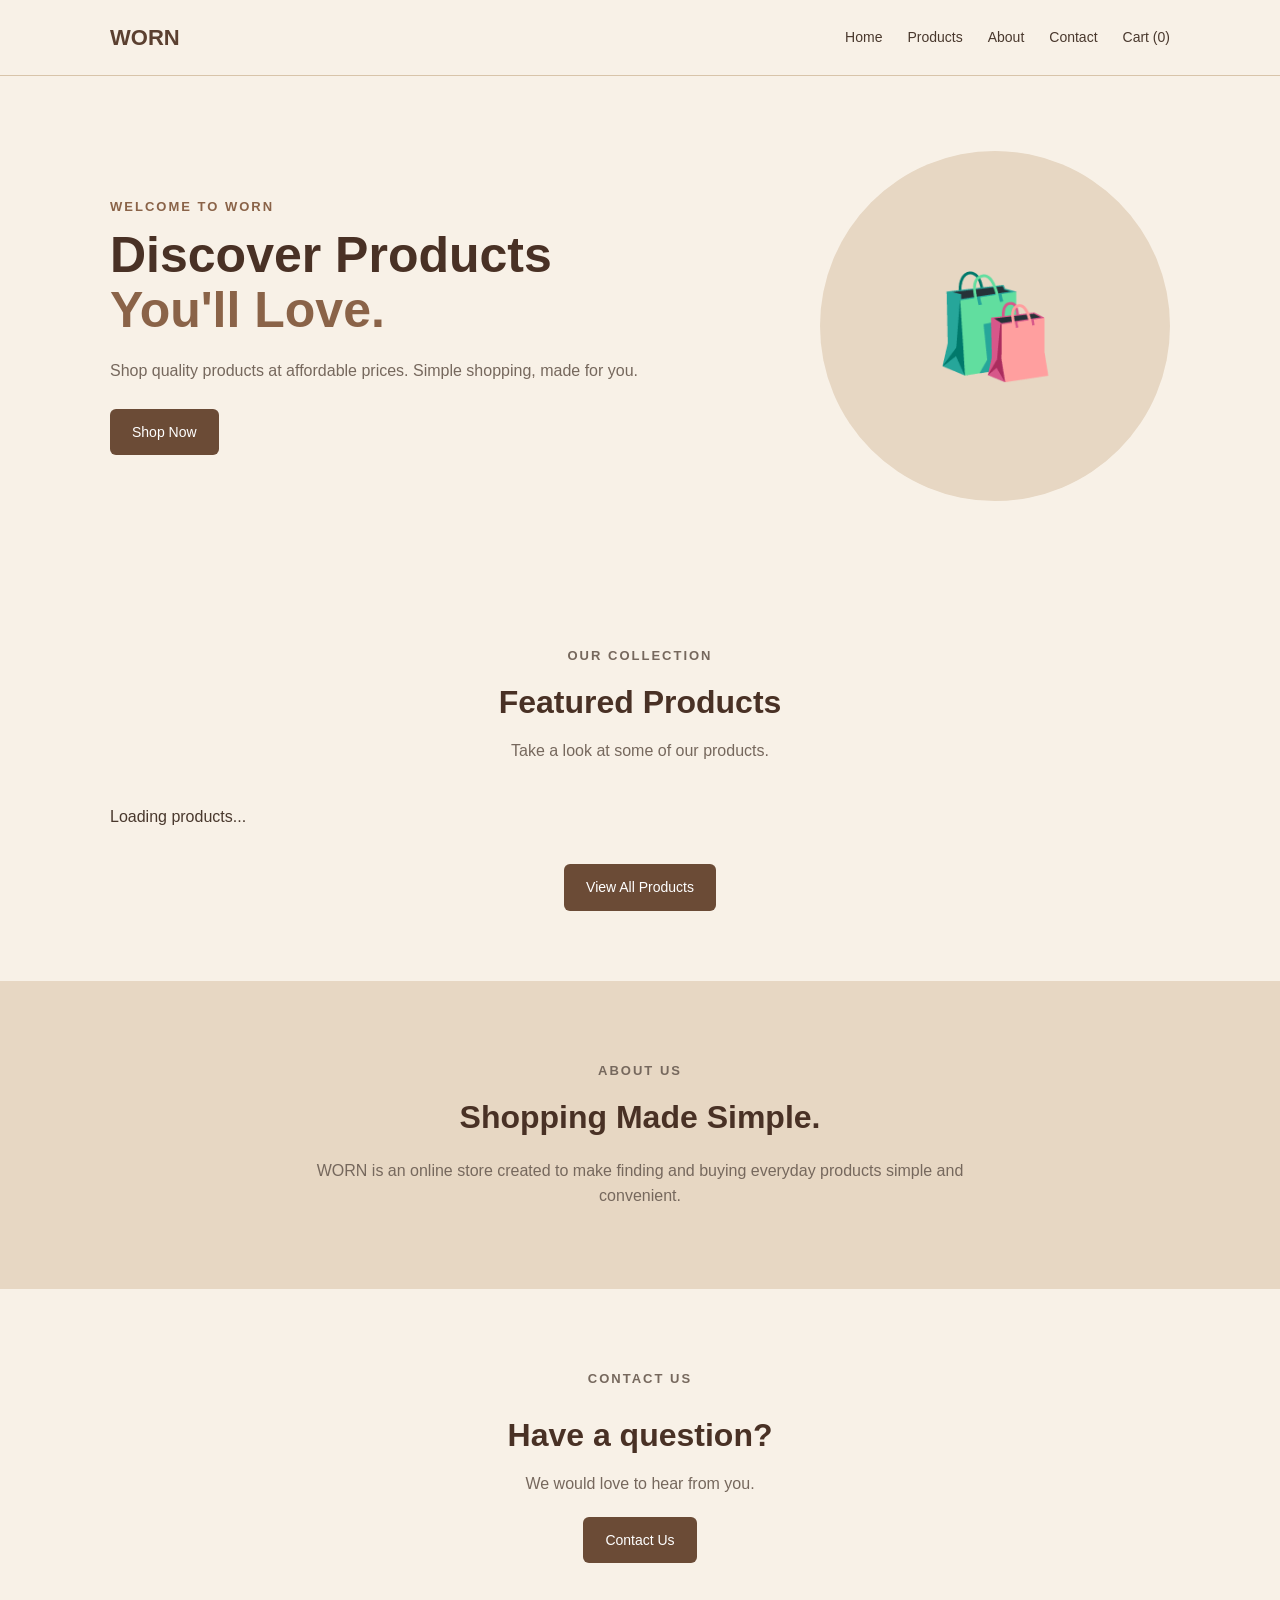
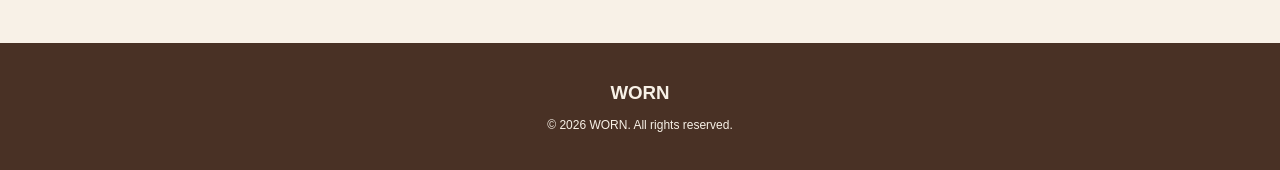
<file: index.html>
<!-- homepage -->
<!DOCTYPE html>
<html lang="en">

<head>
    <meta charset="UTF-8">
    <meta name="viewport" content="width=device-width, initial-scale=1.0">

    <title>WORN| Home</title>

    <!-- This is the small icon shown in the browser tab -->
    <link rel="icon" href="images/logo.png">

    <!-- Our CSS file -->
    <link rel="stylesheet" href="css/style.css">
</head>

<body>

    <!-- ================= NAVIGATION ================= -->

    <header>
        <nav class="navbar">

            <!-- Website logo -->
            <a href="index.html" class="logo">
                WORN
            </a>

            <!-- Navigation links -->
            <div class="nav-links">

                <a href="index.html">Home</a>

                <a href="products.html">Products</a>

                <a href="#about">About</a>

                <a href="#contact">Contact</a>

                <a href="cart.html">
                    Cart (<span id="cart-count">0</span>)
                </a>

            </div>

        </nav>
    </header>


    <!-- ================= HERO SECTION ================= -->

    <section class="hero">

        <div class="hero-text">

            <p class="small-text">WELCOME TO WORN</p>

            <h1>
                Discover Products
                <span>You'll Love.</span>
            </h1>

            <p>
                Shop quality products at affordable prices.
                Simple shopping, made for you.
            </p>

            <!-- This button takes the user to the products page -->
            <a href="products.html" class="button">
                Shop Now
            </a>

        </div>


        <!-- Simple hero visual instead of downloading a photo -->
        <div class="hero-box">
            <div class="shopping-icon">
                🛍️
            </div>
        </div>

    </section>


    <!-- ================= FEATURED PRODUCTS ================= -->

    <section class="section">

        <div class="section-title">

            <p class="small-text">OUR COLLECTION</p>

            <h2>Featured Products</h2>

            <p>
                Take a look at some of our products.
            </p>

        </div>


        <!-- JavaScript will put products inside this div -->
        <div id="featured-products" class="product-grid">

            <p>Loading products...</p>

        </div>


        <div class="center">

            <a href="products.html" class="button">
                View All Products
            </a>

        </div>

    </section>


    <!-- ================= ABOUT ================= -->

    <section id="about" class="about-section">

        <div class="about-content">

            <p class="small-text">ABOUT US</p>

            <h2>Shopping Made Simple.</h2>

            <p>
                WORN is an online store created to make
                finding and buying everyday products simple
                and convenient.
            </p>

        </div>

    </section>


    <!-- ================= CONTACT ================= -->

    <section id="contact" class="contact-section">

        <p class="small-text">CONTACT US</p>

        <h2>Have a question?</h2>

        <p>
            We would love to hear from you.
        </p>

        <a href="mailto:worn@example.com" class="button">
            Contact Us
        </a>

    </section>


    <!-- ================= FOOTER ================= -->

    <footer>

        <h3>WORN</h3>

        <p>
            © 2026 WORN. All rights reserved.
        </p>

    </footer>


    <!-- JavaScript -->
    <script src="js/main.js"></script>
</body>

</html>
</file>
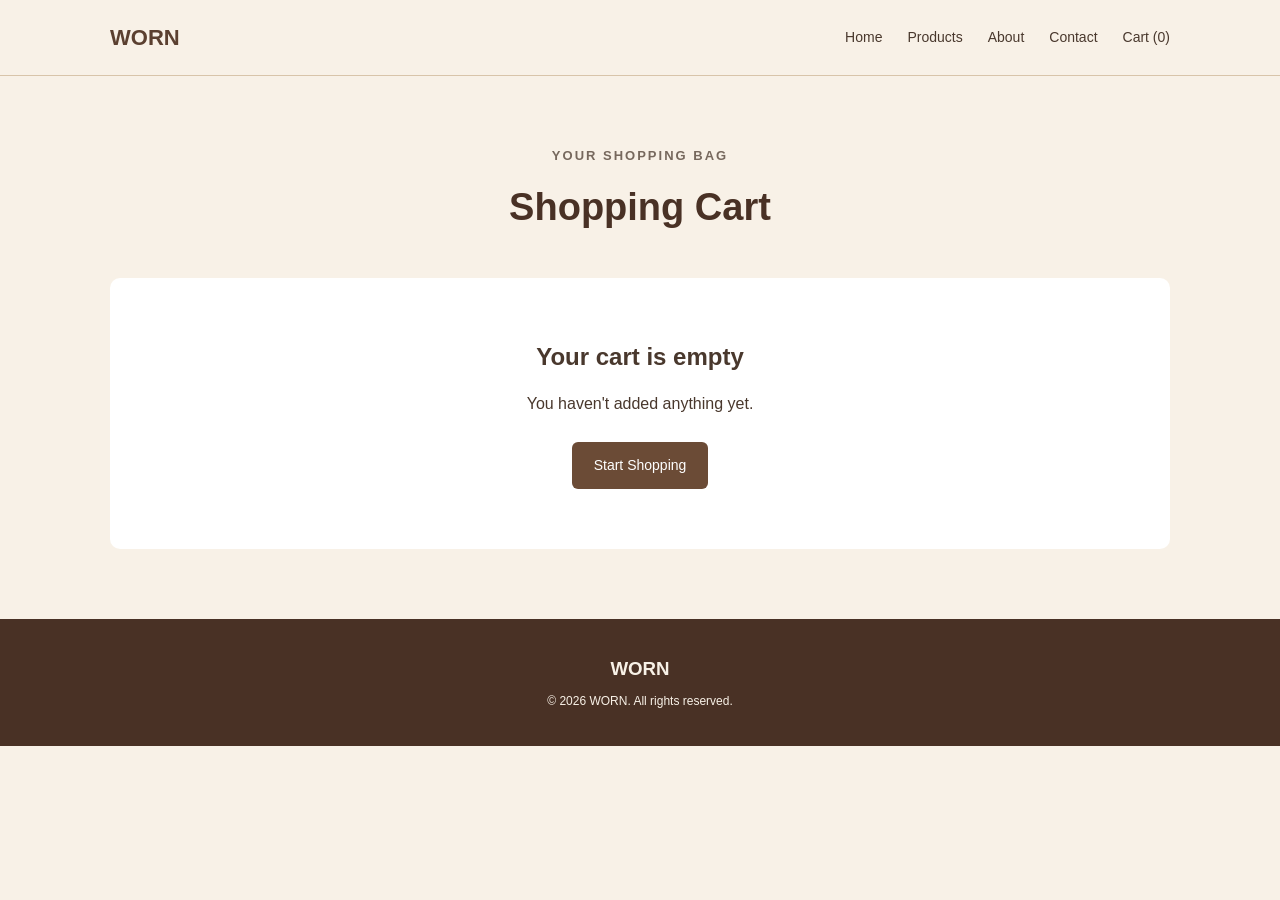
<file: cart.html>
<!DOCTYPE html>
<html lang="en">

<head>

    <meta charset="UTF-8">
    <meta name="viewport" content="width=device-width, initial-scale=1.0">

    <title>WORN | Cart</title>

    <link rel="icon" href="images/logo.png">

    <link rel="stylesheet" href="css/style.css">

</head>

<body>

    <!-- ================= NAVIGATION ================= -->

    <header>

        <nav class="navbar">

            <a href="index.html" class="logo">
                WORN
            </a>

            <div class="nav-links">

                <a href="index.html">Home</a>

                <a href="products.html">Products</a>

                <a href="index.html#about">About</a>

                <a href="index.html#contact">Contact</a>

                <a href="cart.html">
                    Cart (<span id="cart-count">0</span>)
                </a>

            </div>

        </nav>

    </header>


    <!-- ================= CART ================= -->

    <main class="section">

        <div class="section-title">

            <p class="small-text">
                YOUR SHOPPING BAG
            </p>

            <h1>Shopping Cart</h1>

        </div>


        <!-- JavaScript will display cart items -->
        <div id="cart-container">

        </div>

    </main>


    <!-- ================= FOOTER ================= -->

    <footer>

        <h3>WORN</h3>

        <p>
            © 2026 WORN. All rights reserved.
        </p>

    </footer>


    <script src="js/main.js"></script>

    <script src="js/cart.js"></script>

</body>

</html>
</file>
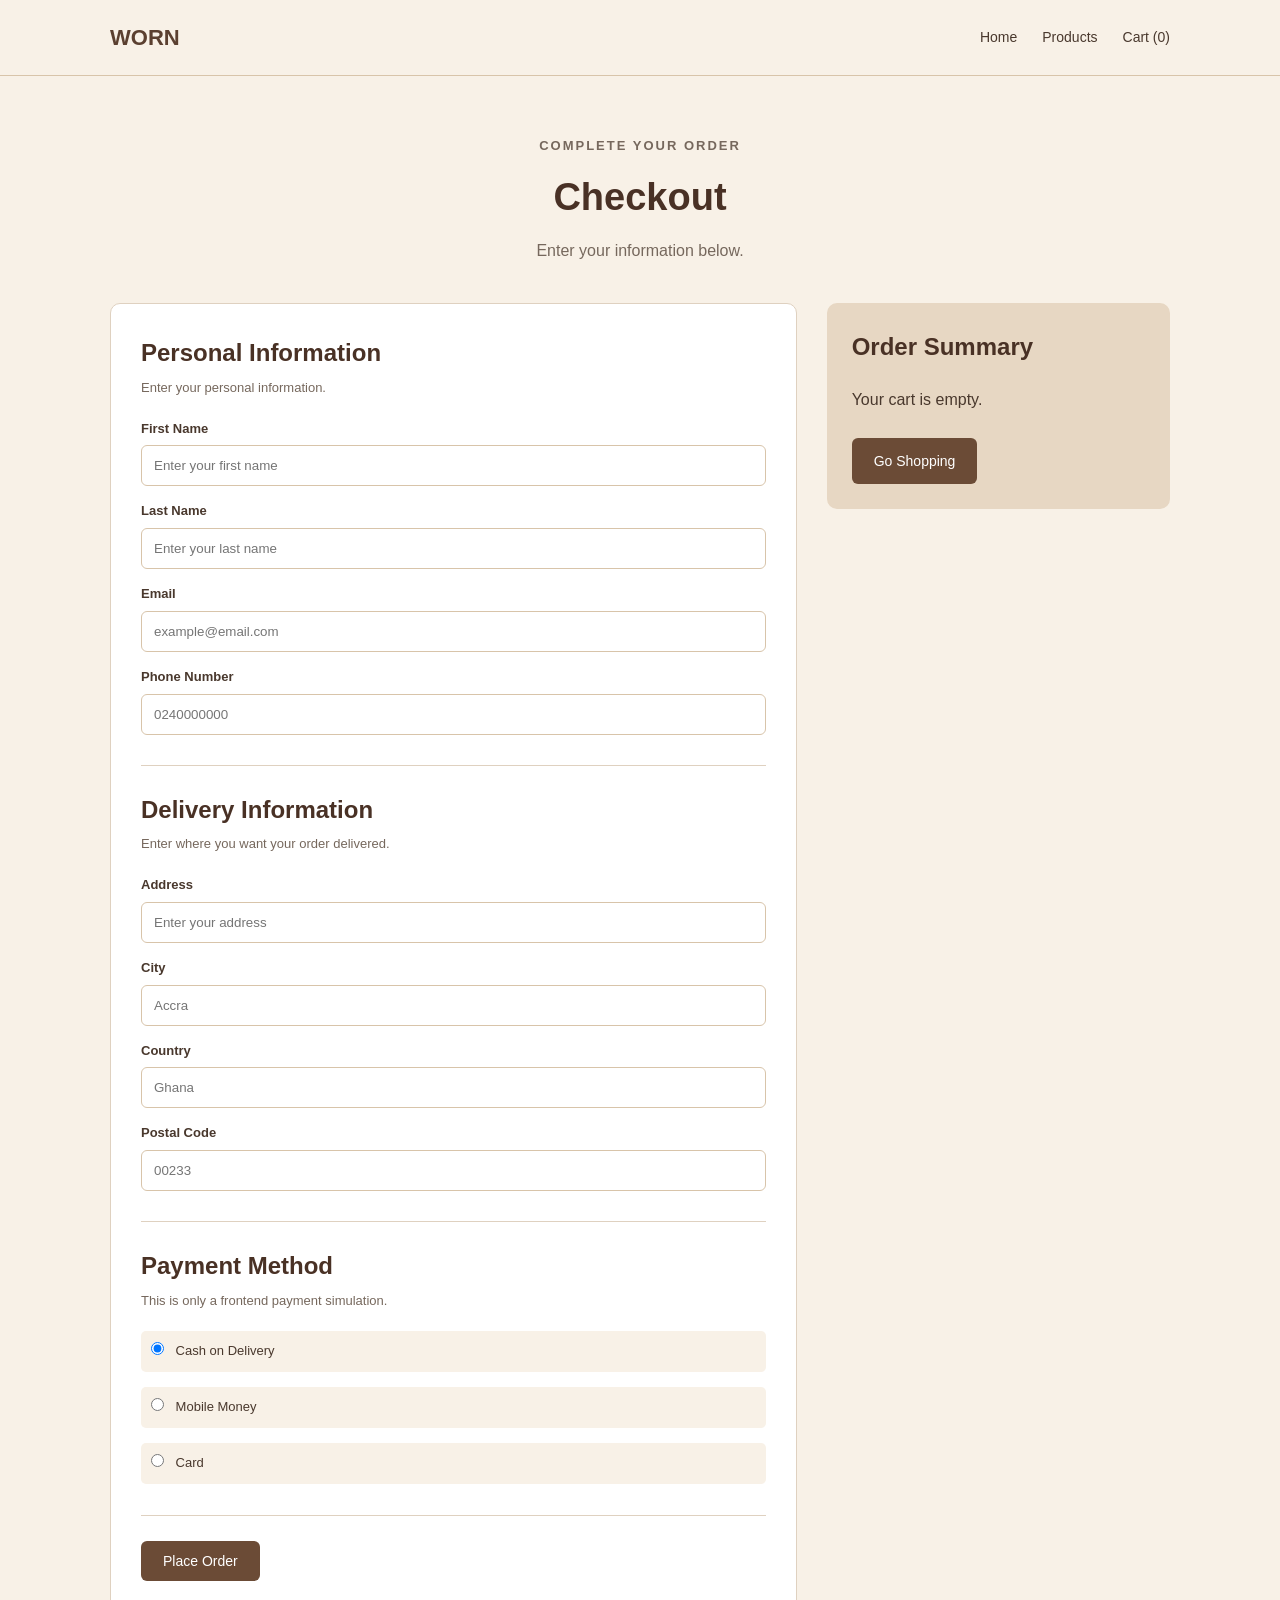
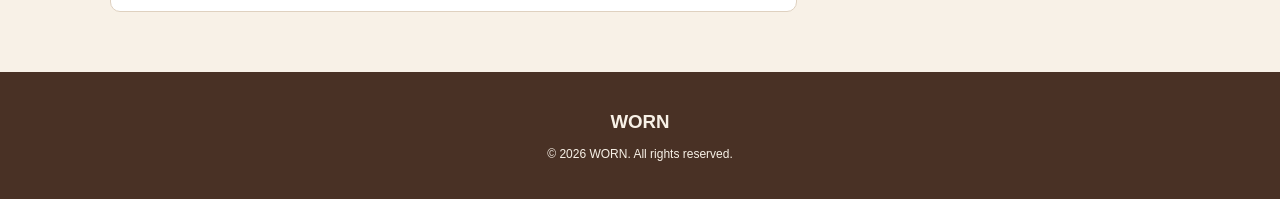
<file: checkout.html>
<!-- form -->
<!DOCTYPE html>
<html lang="en">

<head>

    <meta charset="UTF-8">
    <meta name="viewport" content="width=device-width, initial-scale=1.0">

    <title>WORN | Checkout</title>

    <link rel="icon" href="images/logo.png">

    <link rel="stylesheet" href="css/style.css">

</head>

<body>

    <!-- ================= NAVIGATION ================= -->

    <header>

        <nav class="navbar">

            <a href="index.html" class="logo">
               WORN
            </a>

            <div class="nav-links">

                <a href="index.html">Home</a>

                <a href="products.html">Products</a>

                <a href="cart.html">
                    Cart (<span id="cart-count">0</span>)
                </a>

            </div>

        </nav>

    </header>


    <!-- ================= CHECKOUT ================= -->

    <main class="checkout-page">

        <div class="section-title">

            <p class="small-text">
                COMPLETE YOUR ORDER
            </p>

            <h1>Checkout</h1>

            <p>
                Enter your information below.
            </p>

        </div>


        <div class="checkout-layout">


            <!-- ================= FORM ================= -->

            <form id="checkout-form">


                <!-- Personal Information -->

                <div class="form-section">

                    <h2>Personal Information</h2>

                    <p class="form-description">
                        Enter your personal information.
                    </p>


                    <label for="first-name">
                        First Name
                    </label>

                    <input
                        type="text"
                        id="first-name"
                        placeholder="Enter your first name"
                    >

                    <small id="first-name-error"></small>


                    <label for="last-name">
                        Last Name
                    </label>

                    <input
                        type="text"
                        id="last-name"
                        placeholder="Enter your last name"
                    >

                    <small id="last-name-error"></small>


                    <label for="email">
                        Email
                    </label>

                    <input
                        type="email"
                        id="email"
                        placeholder="example@email.com"
                    >

                    <small id="email-error"></small>


                    <label for="phone">
                        Phone Number
                    </label>

                    <input
                        type="tel"
                        id="phone"
                        placeholder="0240000000"
                    >

                    <small id="phone-error"></small>

                </div>


                <!-- Delivery Information -->

                <div class="form-section">

                    <h2>Delivery Information</h2>

                    <p class="form-description">
                        Enter where you want your order delivered.
                    </p>


                    <label for="address">
                        Address
                    </label>

                    <input
                        type="text"
                        id="address"
                        placeholder="Enter your address"
                    >

                    <small id="address-error"></small>


                    <label for="city">
                        City
                    </label>

                    <input
                        type="text"
                        id="city"
                        placeholder="Accra"
                    >

                    <small id="city-error"></small>


                    <label for="country">
                        Country
                    </label>

                    <input
                        type="text"
                        id="country"
                        placeholder="Ghana"
                    >

                    <small id="country-error"></small>


                    <label for="postal-code">
                        Postal Code
                    </label>

                    <input
                        type="text"
                        id="postal-code"
                        placeholder="00233"
                    >

                    <small id="postal-code-error"></small>

                </div>


                <!-- Payment -->

                <div class="form-section">

                    <h2>Payment Method</h2>

                    <p class="form-description">
                        This is only a frontend payment simulation.
                    </p>


                    <label class="payment-option">

                        <input
                            type="radio"
                            name="payment"
                            value="Cash on Delivery"
                            checked
                        >

                        Cash on Delivery

                    </label>


                    <label class="payment-option">

                        <input
                            type="radio"
                            name="payment"
                            value="Mobile Money"
                        >

                        Mobile Money

                    </label>


                    <label class="payment-option">

                        <input
                            type="radio"
                            name="payment"
                            value="Card"
                        >

                        Card

                    </label>

                </div>


                <!-- Submit -->

                <button type="submit" class="button">
                    Place Order
                </button>

            </form>


            <!-- ================= ORDER SUMMARY ================= -->

            <div class="order-summary">

                <h2>Order Summary</h2>

                <!-- JavaScript puts cart information here -->
                <div id="checkout-summary">

                </div>

            </div>

        </div>


        <!-- ================= CONFIRMATION ================= -->

        <div id="order-confirmation" class="confirmation">

            <div class="success-icon">
                ✓
            </div>

            <h2>Order Confirmed!</h2>

            <p>
                Thank you for your purchase.
            </p>

            <p>
                Your order has been successfully placed.
            </p>

            <p>
                Order Total:
                <strong id="confirmation-total">
                    $0.00
                </strong>
            </p>

            <a href="products.html" class="button">
                Continue Shopping
            </a>

        </div>

    </main>


    <!-- ================= FOOTER ================= -->

    <footer>

        <h3>WORN</h3>

        <p>
            © 2026 WORN. All rights reserved.
        </p>

    </footer>


    <script src="js/main.js"></script>

    <script src="js/checkout.js"></script>

</body>

</html>
</file>
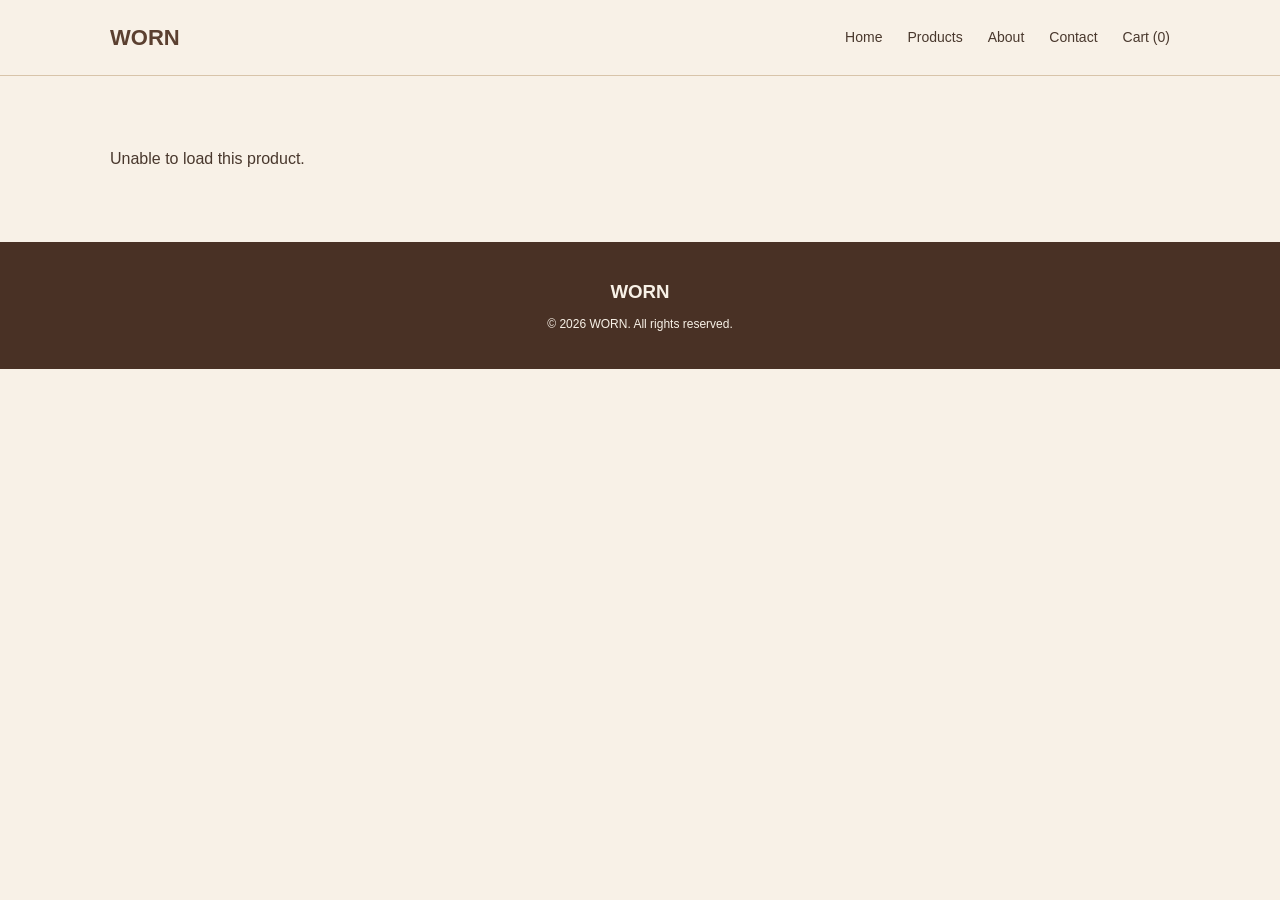
<file: product-details.html>
<!-- one specific products -->
<!DOCTYPE html>
<html lang="en">

<head>

    <meta charset="UTF-8">
    <meta name="viewport" content="width=device-width, initial-scale=1.0">

    <title>WORN| Product Details</title>

    <link rel="icon" href="images/logo.png">

    <link rel="stylesheet" href="css/style.css">

</head>

<body>

    <!-- ================= NAVIGATION ================= -->

    <header>

        <nav class="navbar">

            <a href="index.html" class="logo">
               WORN
            </a>

            <div class="nav-links">

                <a href="index.html">Home</a>

                <a href="products.html">Products</a>

                <a href="index.html#about">About</a>

                <a href="index.html#contact">Contact</a>

                <a href="cart.html">
                    Cart (<span id="cart-count">0</span>)
                </a>

            </div>

        </nav>

    </header>


    <!-- ================= PRODUCT DETAILS ================= -->

    <main class="section">

        <!-- JavaScript will display the product here -->
        <div id="product-details">

            <p>Loading product...</p>

        </div>

    </main>


    <!-- ================= FOOTER ================= -->

    <footer>

        <h3>WORN</h3>

        <p>
            © 2026 WORN. All rights reserved.
        </p>

    </footer>


    <script src="js/main.js"></script>

    <script src="js/product-details.js"></script>

</body>

</html>
</file>
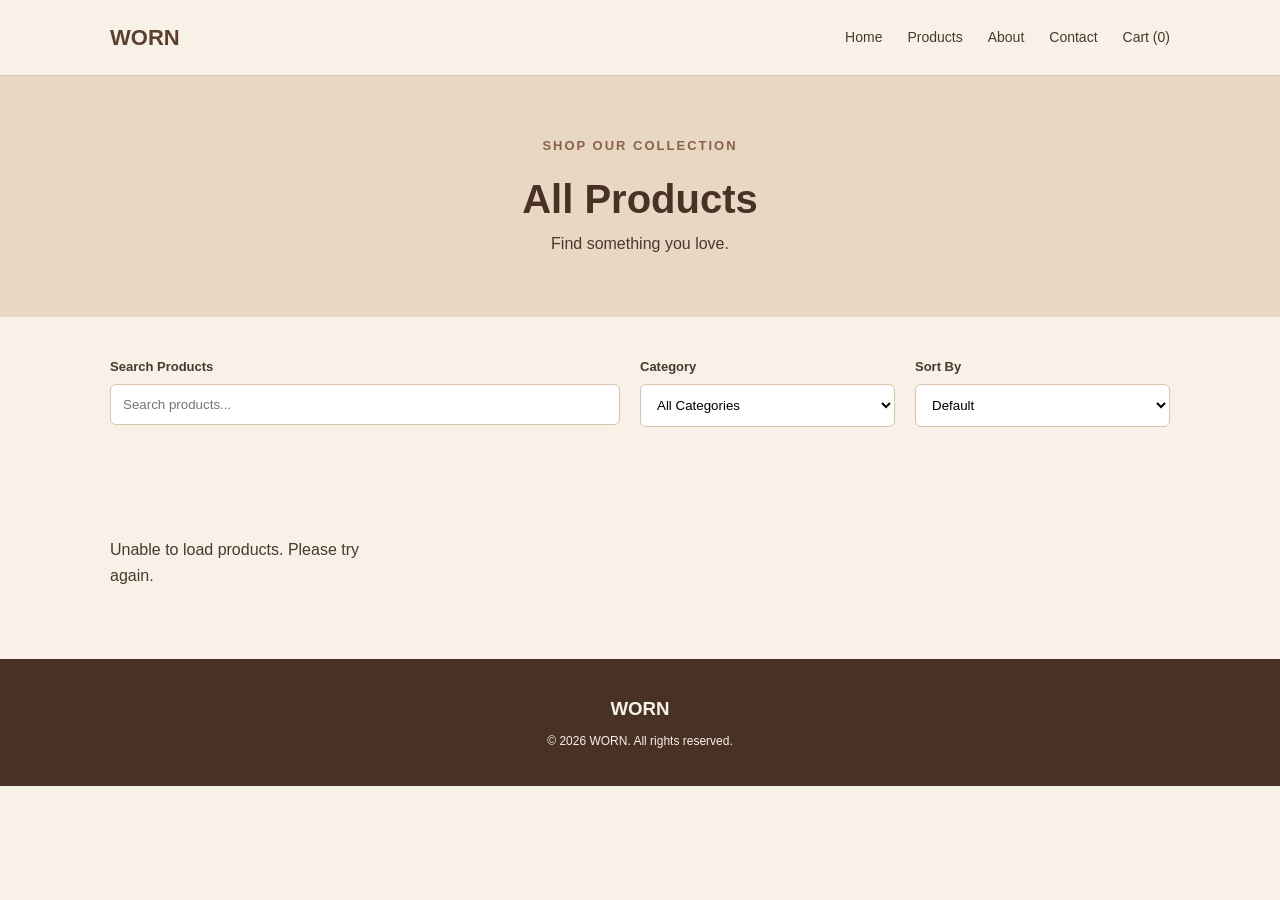
<file: products.html>
<!-- main product page-search bar,category filter and sorting -->
<!DOCTYPE html>
<html lang="en">

<head>

    <meta charset="UTF-8">
    <meta name="viewport" content="width=device-width, initial-scale=1.0">

    <title>WORN | Products</title>

    <link rel="icon" href="images/logo.png">

    <link rel="stylesheet" href="css/style.css">

</head>

<body>

    <!-- ================= NAVIGATION ================= -->

    <header>

        <nav class="navbar">

            <a href="index.html" class="logo">
               WORN
            </a>

            <div class="nav-links">

                <a href="index.html">Home</a>

                <a href="products.html">Products</a>

                <a href="index.html#about">About</a>

                <a href="index.html#contact">Contact</a>

                <a href="cart.html">
                    Cart (<span id="cart-count">0</span>)
                </a>

            </div>

        </nav>

    </header>


    <!-- ================= PAGE TITLE ================= -->

    <section class="page-header">

        <p class="small-text">SHOP OUR COLLECTION</p>

        <h1>All Products</h1>

        <p>
            Find something you love.
        </p>

    </section>


    <!-- ================= SEARCH AND FILTERS ================= -->

    <section class="filters">

        <!-- Search -->
        <div>

            <label for="search-input">
                Search Products
            </label>

            <input
                type="text"
                id="search-input"
                placeholder="Search products..."
            >

        </div>


        <!-- Category -->
        <div>

            <label for="category-filter">
                Category
            </label>

            <select id="category-filter">

                <option value="all">
                    All Categories
                </option>

            </select>

        </div>


        <!-- Sort -->
        <div>

            <label for="sort-products">
                Sort By
            </label>

            <select id="sort-products">

                <option value="default">
                    Default
                </option>

                <option value="price-low">
                    Price: Low to High
                </option>

                <option value="price-high">
                    Price: High to Low
                </option>

                <option value="name-a">
                    Name: A-Z
                </option>

                <option value="name-z">
                    Name: Z-A
                </option>

            </select>

        </div>

    </section>


    <!-- ================= PRODUCTS ================= -->

    <main class="section">

        <!-- JavaScript will display products here -->
        <div id="products-container" class="product-grid">

            <p>Loading products...</p>

        </div>

    </main>


    <!-- ================= FOOTER ================= -->

    <footer>

        <h3>WORN</h3>

        <p>
            © 2026 WORN. All rights reserved.
        </p>

    </footer>


    <script src="js/main.js"></script>

    <script src="js/products.js"></script>

</body>

</html>
</file>
<file: css/style.css>
/* ================= BASIC RESET ================= */

* {
    margin: 0;
    padding: 0;
    box-sizing: border-box;
}


/* ================= BODY ================= */

body {
    font-family: Arial, sans-serif;
    background-color: #f8f1e7;
    color: #49382d;
    line-height: 1.6;
}


/* Remove underline from links */

a {
    text-decoration: none;
    color: inherit;
}


/* ================= NAVBAR ================= */

header {
    background-color: #f8f1e7;
    border-bottom: 1px solid #d8c4aa;
}

.navbar {
    max-width: 1100px;
    margin: auto;
    padding: 20px;
    
    display: flex;
    justify-content: space-between;
    align-items: center;
}


/* Logo */

.logo {
    font-size: 22px;
    font-weight: bold;
    color: #5b4030;
}


/* Navigation */

.nav-links {
    display: flex;
    gap: 25px;
}

.nav-links a {
    font-size: 14px;
}

.nav-links a:hover {
    color: #8a6348;
}


/* ================= BUTTON ================= */

.button {
    display: inline-block;
    background-color: #6b4b36;
    color: white;
    padding: 12px 22px;
    border-radius: 6px;
    border: none;
    cursor: pointer;
    font-size: 14px;
}

.button:hover {
    background-color: #493125;
}


/* ================= HERO ================= */

.hero {
    max-width: 1100px;
    margin: auto;
    min-height: 500px;
    padding: 70px 20px;

    display: flex;
    justify-content: space-between;
    align-items: center;
    gap: 50px;
}

.hero-text {
    max-width: 550px;
}

.small-text {
    color: #8a6348;
    font-size: 13px;
    font-weight: bold;
    letter-spacing: 2px;
    margin-bottom: 10px;
}

.hero h1 {
    font-size: 50px;
    line-height: 1.1;
    color: #493125;
    margin-bottom: 20px;
}

.hero h1 span {
    color: #8a6348;
}

.hero-text > p:not(.small-text) {
    color: #76685d;
    margin-bottom: 25px;
}


/* Hero visual */

.hero-box {
    width: 350px;
    height: 350px;
    background-color: #e7d7c3;
    border-radius: 50%;

    display: flex;
    justify-content: center;
    align-items: center;
}

.shopping-icon {
    font-size: 100px;
}


/* ================= SECTIONS ================= */

.section {
    max-width: 1100px;
    margin: auto;
    padding: 70px 20px;
}

.section-title {
    text-align: center;
    margin-bottom: 40px;
}

.section-title h1,
.section-title h2 {
    color: #493125;
    margin-bottom: 10px;
}

.section-title h1 {
    font-size: 38px;
}

.section-title h2 {
    font-size: 32px;
}

.section-title p {
    color: #76685d;
}


/* Center buttons */

.center {
    text-align: center;
    margin-top: 35px;
}


/* ================= PRODUCT GRID ================= */

.product-grid {
    display: grid;
    grid-template-columns: repeat(4, 1fr);
    gap: 20px;
}


/* ================= PRODUCT CARD ================= */

.product-card {
    background-color: white;
    border: 1px solid #dfd1c0;
    border-radius: 10px;
    overflow: hidden;
}

.product-card:hover {
    box-shadow: 0 5px 15px rgba(0, 0, 0, 0.1);
}


.product-card img {
    width: 100%;
    height: 220px;
    object-fit: contain;
    background-color: #eee2d2;
}


.product-info {
    padding: 15px;
}


.product-category {
    color: #8a6348;
    font-size: 12px;
}


.product-title {
    font-size: 16px;
    color: #493125;
    margin: 7px 0;
}


.product-price {
    color: #6b4b36;
    font-size: 18px;
    font-weight: bold;
}


.product-rating {
    font-size: 13px;
    margin: 7px 0;
}


.product-buttons {
    display: flex;
    gap: 8px;
    margin-top: 12px;
}


.product-buttons a,
.product-buttons button {
    flex: 1;
    padding: 8px;
    border-radius: 5px;
    text-align: center;
    font-size: 12px;
    cursor: pointer;
}


.details-button {
    background-color: #e7d7c3;
    color: #493125;
}


.add-button {
    background-color: #6b4b36;
    color: white;
    border: none;
}


.add-button:hover {
    background-color: #493125;
}


/* ================= PAGE HEADER ================= */

.page-header {
    text-align: center;
    background-color: #e7d7c3;
    padding: 60px 20px;
}

.page-header h1 {
    color: #493125;
    font-size: 40px;
}


/* ================= SEARCH AND FILTER ================= */

.filters {
    max-width: 1100px;
    margin: 40px auto;
    padding: 0 20px;

    display: grid;
    grid-template-columns: 2fr 1fr 1fr;
    gap: 20px;
}


.filters label {
    display: block;
    font-weight: bold;
    font-size: 13px;
    margin-bottom: 7px;
}


.filters input,
.filters select {
    width: 100%;
    padding: 12px;

    border: 1px solid #d8c4aa;
    border-radius: 6px;

    background-color: white;
}


.filters input:focus,
.filters select:focus {
    outline: none;
    border-color: #6b4b36;
}


/* ================= PRODUCT DETAILS ================= */

.product-details {
    display: grid;
    grid-template-columns: 1fr 1fr;
    gap: 50px;
    align-items: center;
}


.product-details img {
    width: 100%;
    height: 500px;
    object-fit: contain;
    background-color: #e7d7c3;
    border-radius: 10px;
}


.product-details h1 {
    color: #493125;
    font-size: 38px;
    margin: 10px 0;
}


.details-price {
    color: #6b4b36;
    font-size: 28px;
    font-weight: bold;
    margin: 15px 0;
}


.details-description {
    color: #76685d;
    margin: 20px 0;
}


.quantity {
    display: flex;
    align-items: center;
    gap: 15px;
    margin: 25px 0;
}


.quantity button {
    width: 35px;
    height: 35px;
    border: none;
    background-color: #e7d7c3;
    cursor: pointer;
    border-radius: 5px;
}


.quantity span {
    font-weight: bold;
}


/* ================= CART ================= */

.cart-item {
    background-color: white;
    border: 1px solid #dfd1c0;
    border-radius: 10px;

    padding: 15px;
    margin-bottom: 15px;

    display: grid;
    grid-template-columns: 90px 1fr auto auto auto;
    gap: 20px;
    align-items: center;
}


.cart-item img {
    width: 80px;
    height: 80px;
    object-fit: contain;
    background-color: #e7d7c3;
}


.cart-item h3 {
    color: #493125;
    font-size: 15px;
}


.cart-price {
    color: #6b4b36;
    font-weight: bold;
}


.cart-quantity {
    display: flex;
    align-items: center;
    gap: 8px;
}


.cart-quantity button {
    width: 28px;
    height: 28px;
    border: none;
    background-color: #e7d7c3;
    cursor: pointer;
}


.remove-button {
    border: none;
    background: none;
    color: #a04f42;
    cursor: pointer;
}


.cart-summary {
    background-color: #e7d7c3;
    padding: 25px;
    border-radius: 10px;
    text-align: right;
}


.cart-summary h2 {
    color: #493125;
    margin-bottom: 15px;
}


.empty-cart {
    text-align: center;
    background-color: white;
    padding: 60px 20px;
    border-radius: 10px;
}


.empty-cart h2 {
    margin-bottom: 15px;
}


/* ================= CHECKOUT ================= */

.checkout-page {
    max-width: 1100px;
    margin: auto;
    padding: 60px 20px;
}


.checkout-layout {
    display: grid;
    grid-template-columns: 2fr 1fr;
    gap: 30px;
}


#checkout-form {
    background-color: white;
    padding: 30px;
    border-radius: 10px;
    border: 1px solid #dfd1c0;
}


.form-section {
    border-bottom: 1px solid #dfd1c0;
    padding-bottom: 25px;
    margin-bottom: 25px;
}


.form-section h2 {
    color: #493125;
    margin-bottom: 5px;
}


.form-description {
    color: #76685d;
    font-size: 13px;
    margin-bottom: 20px;
}


.form-section label {
    display: block;
    font-size: 13px;
    font-weight: bold;
    margin-top: 15px;
    margin-bottom: 6px;
}


.form-section input[type="text"],
.form-section input[type="email"],
.form-section input[type="tel"] {
    width: 100%;
    padding: 12px;

    border: 1px solid #d8c4aa;
    border-radius: 6px;
}


.form-section input:focus {
    outline: none;
    border-color: #6b4b36;
}


.form-section small {
    display: block;
    color: #a04f42;
    margin-top: 5px;
}


.payment-option {
    font-weight: normal !important;
    display: block;
    padding: 10px;
    background-color: #f8f1e7;
    border-radius: 5px;
}


.payment-option input {
    margin-right: 8px;
}


/* ================= ORDER SUMMARY ================= */

.order-summary {
    background-color: #e7d7c3;
    padding: 25px;
    border-radius: 10px;
    height: fit-content;
}


.order-summary h2 {
    color: #493125;
    margin-bottom: 20px;
}


.summary-item {
    display: flex;
    justify-content: space-between;
    padding: 10px 0;
    border-bottom: 1px solid #d8c4aa;
    font-size: 13px;
}


.summary-total {
    display: flex;
    justify-content: space-between;
    font-weight: bold;
    font-size: 20px;
    margin-top: 20px;
    color: #493125;
}


/* ================= CONFIRMATION ================= */

.confirmation {
    background-color: white;
    max-width: 600px;
    margin: 40px auto;
    padding: 40px;
    text-align: center;
    border-radius: 10px;
    border: 1px solid #dfd1c0;

    display: none;
}


.confirmation.show {
    display: block;
}


.success-icon {
    width: 60px;
    height: 60px;
    margin: auto auto 15px;

    background-color: #d8c4aa;
    border-radius: 50%;

    display: flex;
    justify-content: center;
    align-items: center;

    font-size: 30px;
}


.confirmation h2 {
    color: #493125;
    margin-bottom: 10px;
}


.confirmation p {
    color: #76685d;
    margin-bottom: 10px;
}


/* ================= ABOUT ================= */

.about-section {
    background-color: #e7d7c3;
    padding: 80px 20px;
    text-align: center;
}


.about-content {
    max-width: 650px;
    margin: auto;
}


.about-content h2 {
    color: #493125;
    font-size: 32px;
    margin-bottom: 15px;
}


.about-content p {
    color: #76685d;
}


/* ================= CONTACT ================= */

.contact-section {
    text-align: center;
    padding: 80px 20px;
}


.contact-section h2 {
    color: #493125;
    font-size: 32px;
    margin-bottom: 10px;
}


.contact-section p {
    color: #76685d;
    margin-bottom: 20px;
}


/* ================= FOOTER ================= */

footer {
    background-color: #493125;
    color: #f8f1e7;
    text-align: center;
    padding: 35px 20px;
}


footer h3 {
    margin-bottom: 8px;
}


footer p {
    font-size: 12px;
}


/* =====================================================
   RESPONSIVE DESIGN
   This changes the layout on smaller screens.
   ===================================================== */


/* TABLET */

@media (max-width: 900px) {

    .product-grid {
        grid-template-columns: repeat(2, 1fr);
    }


    .hero h1 {
        font-size: 40px;
    }


    .hero-box {
        width: 280px;
        height: 280px;
    }


    .checkout-layout {
        grid-template-columns: 1fr;
    }

}


/* MOBILE */

@media (max-width: 600px) {

    .navbar {
        flex-direction: column;
        gap: 15px;
    }


    .nav-links {
        flex-wrap: wrap;
        justify-content: center;
        gap: 12px;
    }


    .hero {
        flex-direction: column;
        text-align: center;
        padding: 50px 20px;
    }


    .hero h1 {
        font-size: 35px;
    }


    .hero-box {
        width: 230px;
        height: 230px;
    }


    .shopping-icon {
        font-size: 70px;
    }


    .product-grid {
        grid-template-columns: 1fr;
    }


    .filters {
        grid-template-columns: 1fr;
    }


    .product-details {
        grid-template-columns: 1fr;
    }


    .product-details img {
        height: 350px;
    }


    .cart-item {
        grid-template-columns: 70px 1fr;
    }


    .cart-item img {
        width: 60px;
        height: 60px;
    }


    .checkout-page {
        padding: 40px 15px;
    }


    #checkout-form {
        padding: 20px;
    }

}
</file>
